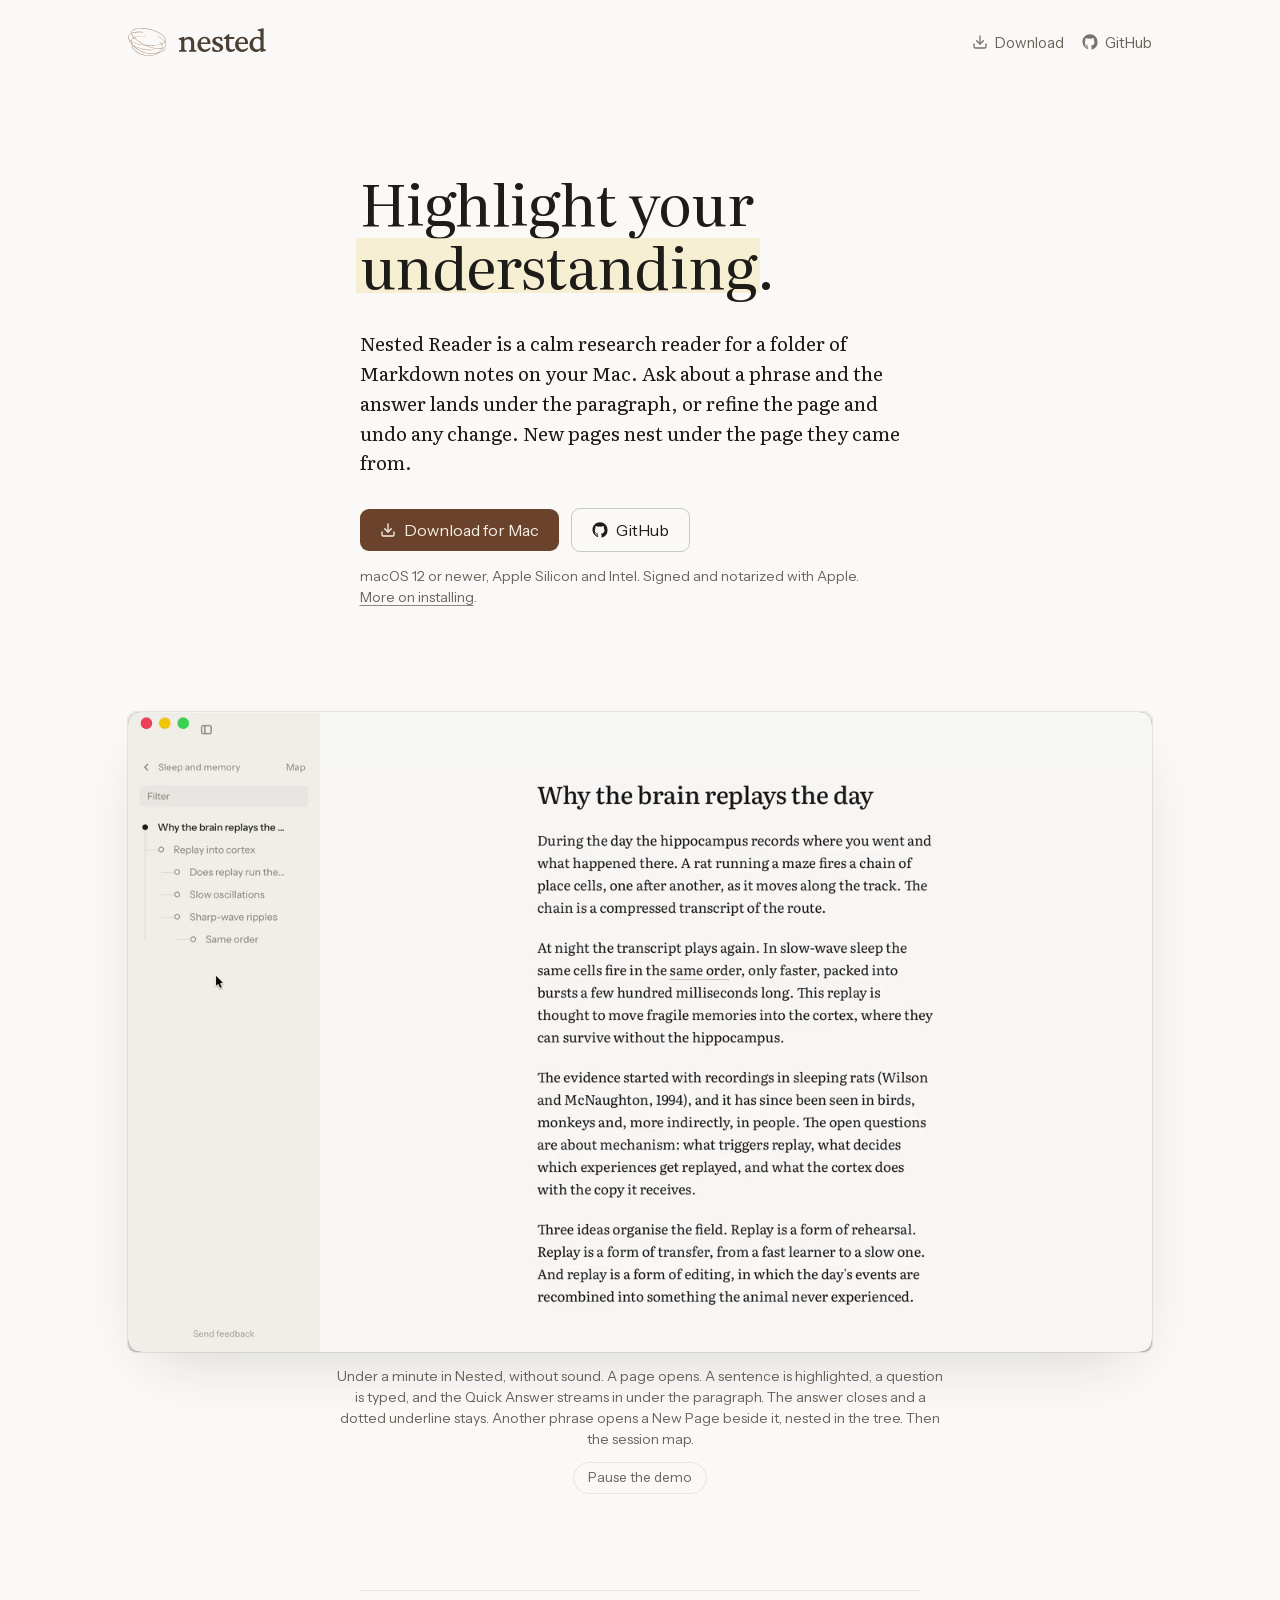
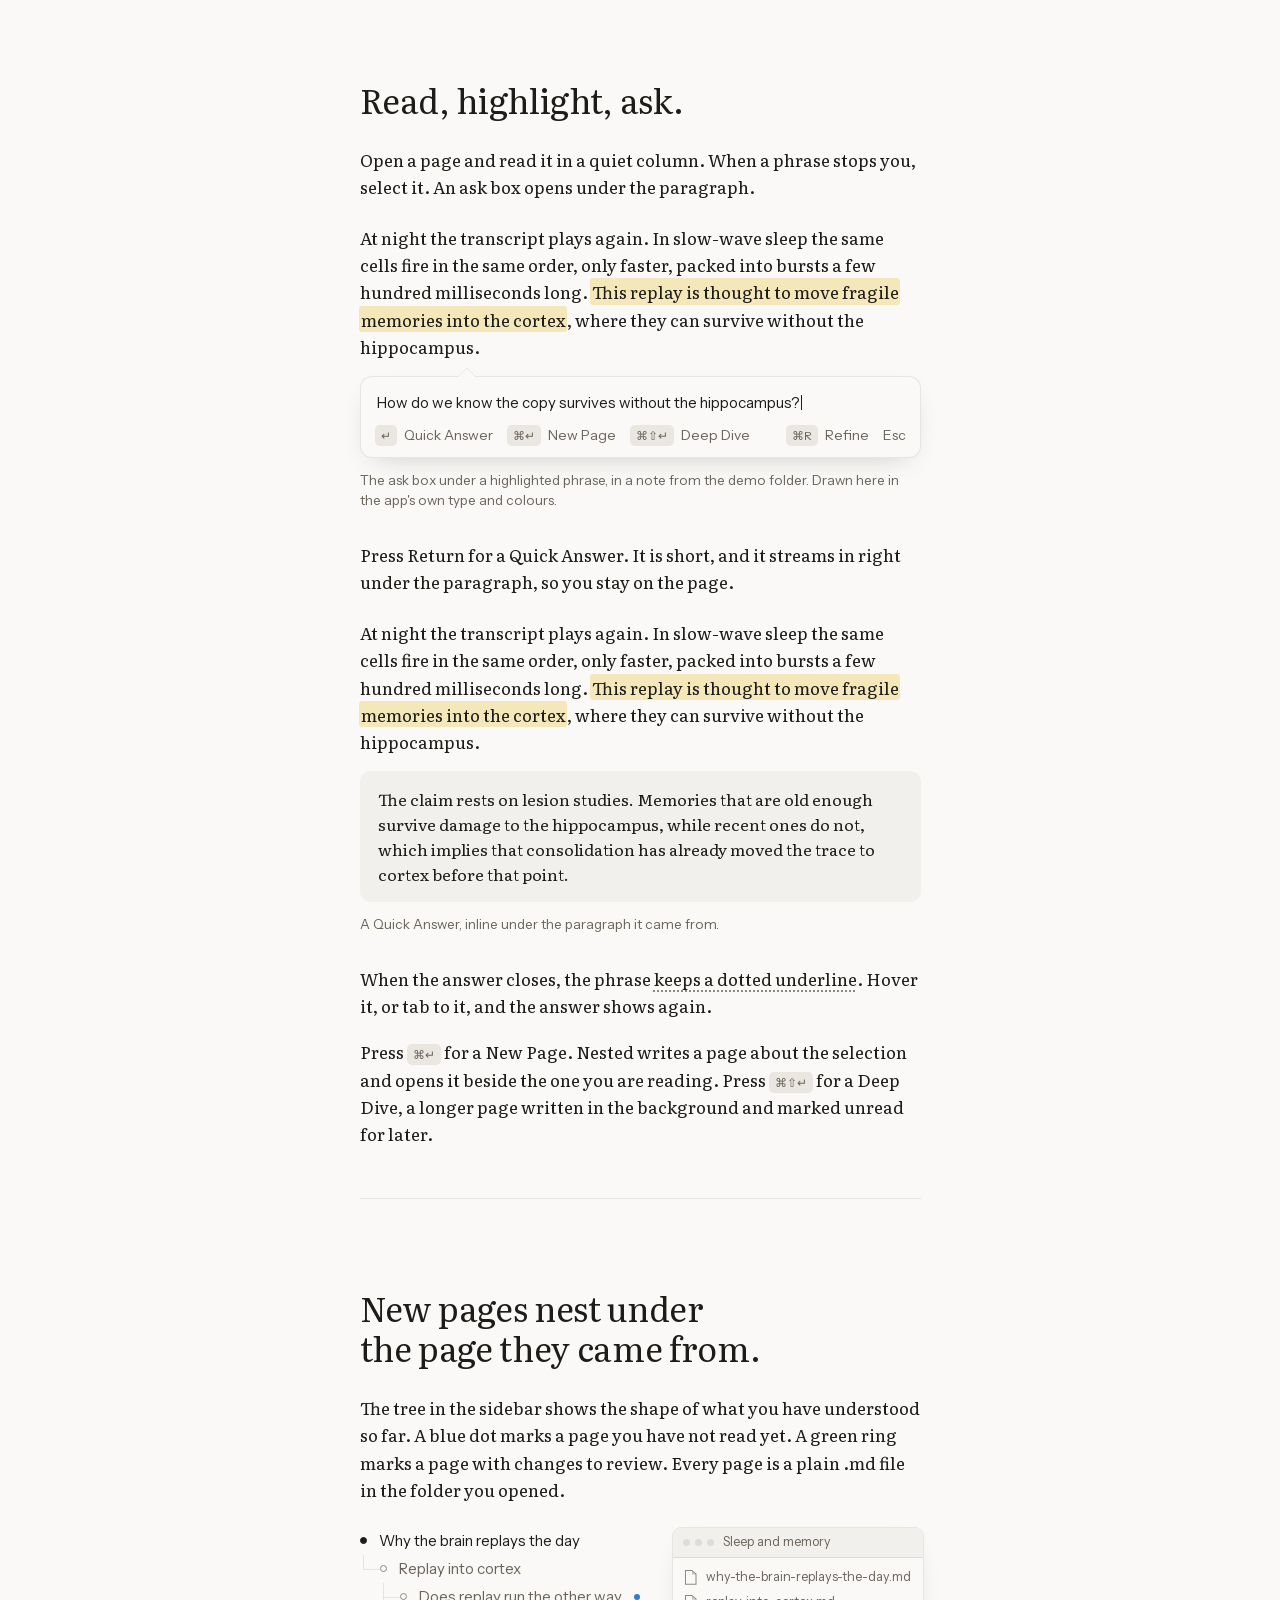
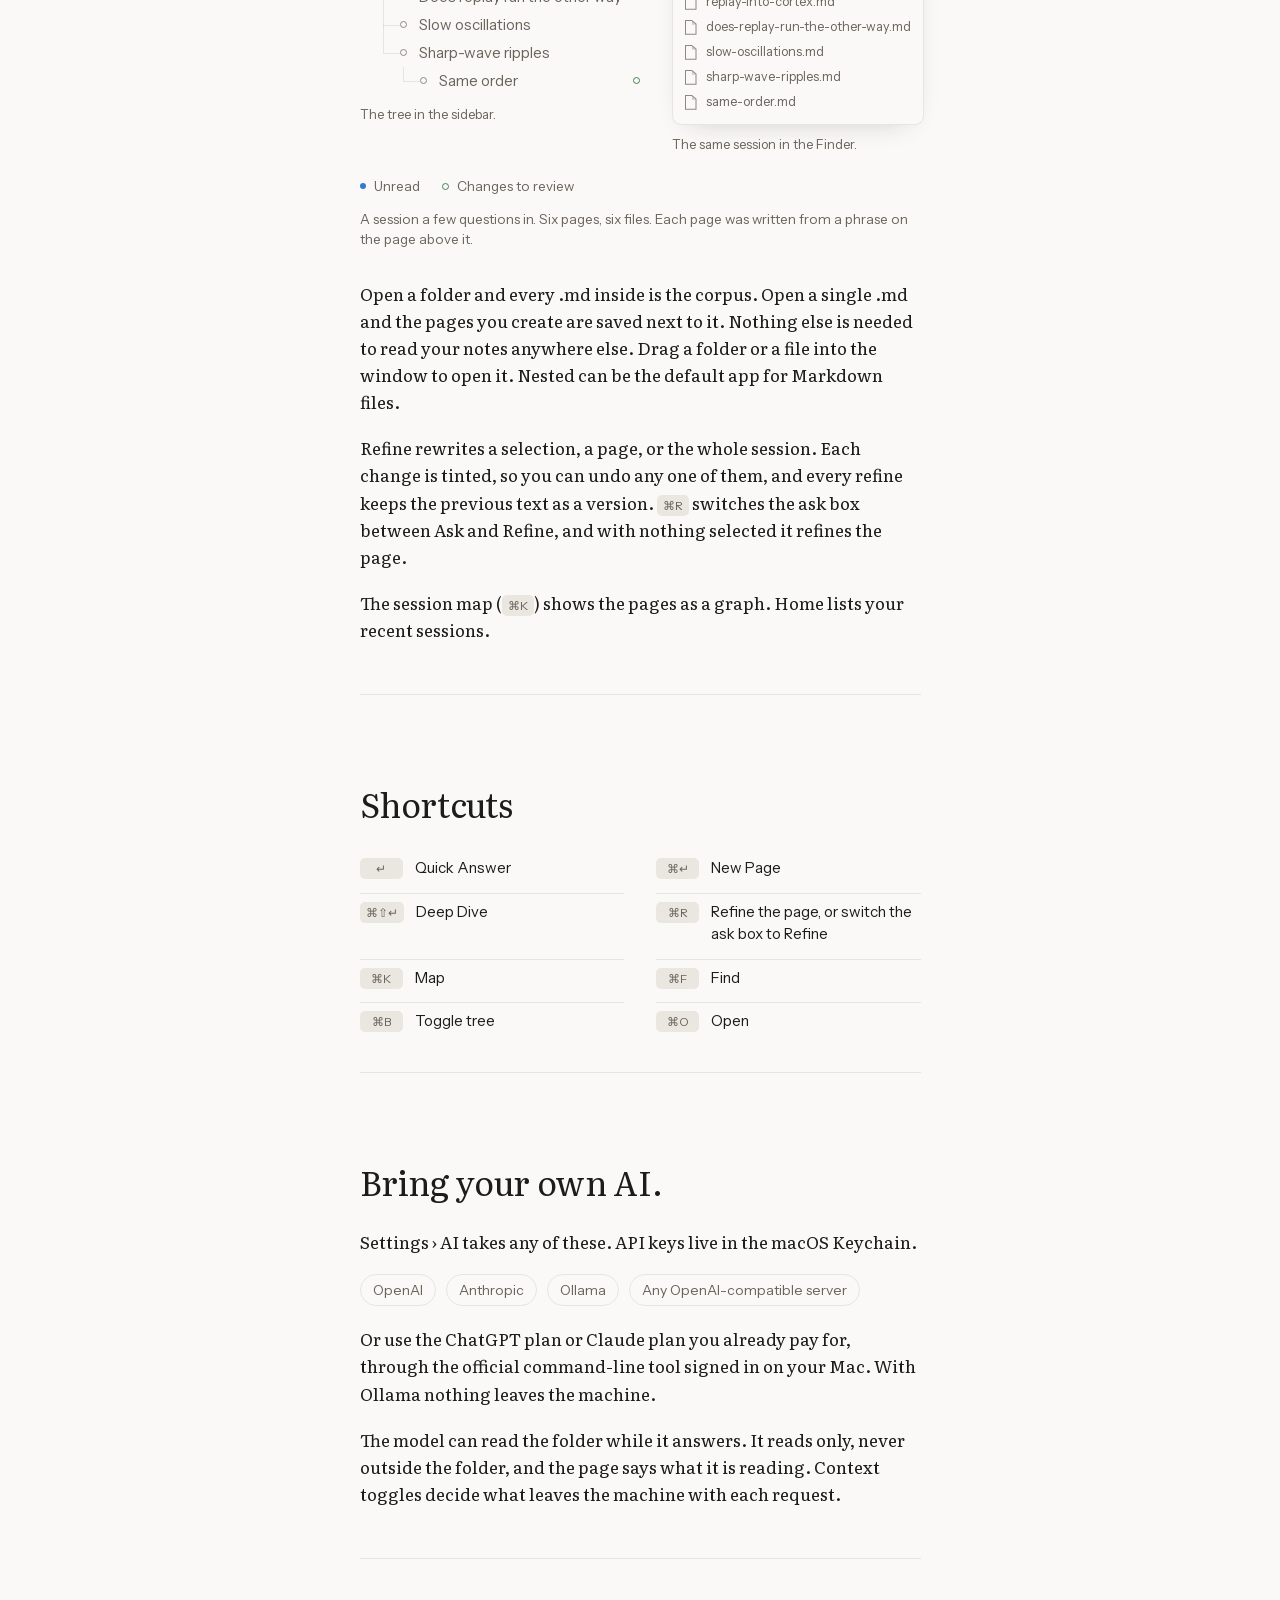
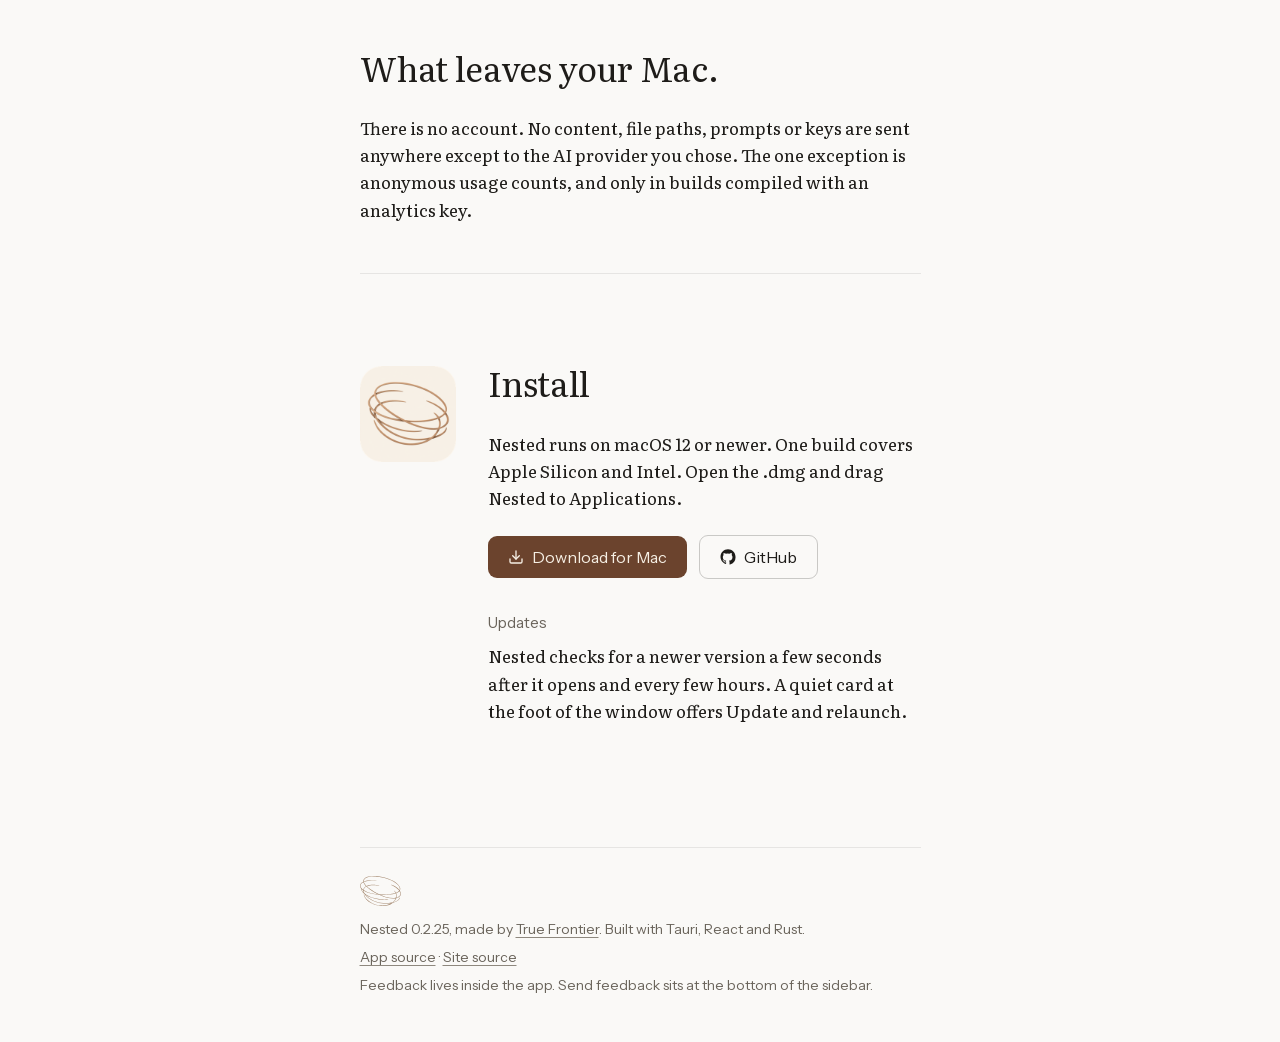
<file: index.html>
<!DOCTYPE html>
<html lang="en">
<head>
<meta charset="utf-8">
<meta name="viewport" content="width=device-width, initial-scale=1">
<title>Nested Reader — AI research reader for Markdown on Mac</title>
<meta name="description" content="Nested Reader is a calm research reader for a folder of Markdown notes on your Mac. Highlight a phrase, ask inline, and nest new pages under the page they came from. Bring your own AI. Made by True Frontier.">
<meta property="og:title" content="Nested Reader — AI research reader for Markdown on Mac">
<meta property="og:description" content="Highlight your understanding. Nested Reader: ask about any phrase in your Markdown notes; answers land under the paragraph. macOS. BYO AI. By True Frontier.">
<meta property="og:image" content="https://nestedreader.app/assets/og.png">
<meta property="og:image:width" content="1200">
<meta property="og:image:height" content="630">
<meta property="og:type" content="website">
<meta property="og:url" content="https://nestedreader.app/">
<meta property="og:site_name" content="Nested Reader">
<meta name="twitter:card" content="summary_large_image">
<meta name="twitter:title" content="Nested Reader — AI research reader for Markdown on Mac">
<meta name="twitter:description" content="Calm Mac research reader for Markdown folders. Highlight, ask inline, nest new pages. Bring your own AI.">
<meta name="theme-color" content="#faf9f7" media="(prefers-color-scheme: light)">
<meta name="theme-color" content="#171614" media="(prefers-color-scheme: dark)">
<link rel="canonical" href="https://nestedreader.app/">
<link rel="icon" href="assets/icon/favicon.svg" type="image/svg+xml">
<link rel="icon" href="assets/icon/favicon-32.png" type="image/png" sizes="32x32">
<link rel="icon" href="assets/icon/favicon-16.png" type="image/png" sizes="16x16">
<link rel="icon" href="assets/icon/favicon-64.png" type="image/png" sizes="64x64">
<link rel="apple-touch-icon" href="assets/icon/apple-touch-icon.png">
<link rel="preload" href="assets/fonts/Literata-400-normal-latin.woff2" as="font" type="font/woff2" crossorigin>
<link rel="preload" href="assets/fonts/InstrumentSans-400-normal-latin.woff2" as="font" type="font/woff2" crossorigin>
<link rel="stylesheet" href="styles.css">

<script type="application/ld+json">
{
  "@context": "https://schema.org",
  "@graph": [
    {
      "@type": "WebSite",
      "name": "Nested Reader",
      "alternateName": ["Nested", "nestedreader.app"],
      "url": "https://nestedreader.app/",
      "description": "Calm AI research reader for a folder of Markdown notes on Mac."
    },
    {
      "@type": "SoftwareApplication",
      "name": "Nested Reader",
      "alternateName": "Nested",
      "applicationCategory": "ProductivityApplication",
      "operatingSystem": "macOS 12 or later",
      "url": "https://nestedreader.app/",
      "downloadUrl": "https://nested-feedback.fly.dev/updates/dmg",
      "description": "Research reader for Markdown note folders: highlight a phrase, get an inline Quick Answer, or nest New Page and Deep Dive notes. Bring your own OpenAI, Anthropic, Ollama, or OpenAI-compatible model. No account.",
      "author": { "@type": "Organization", "name": "True Frontier", "url": "https://truefrontierapps.com" },
      "offers": {
        "@type": "Offer",
        "price": "0",
        "priceCurrency": "USD",
        "description": "Free macOS download; bring your own AI API keys or local Ollama"
      }
    },
    {
      "@type": "Organization",
      "name": "True Frontier",
      "url": "https://truefrontierapps.com"
    }
  ]
}
</script>
<script src="https://cdn.usefathom.com/script.js" data-site="THYXNHLS" data-spa="auto" defer></script>
</head>
<body>
<a class="skip" href="#main">Skip to content</a>

<header class="top wide">
  <a class="logo" href="./" aria-label="Nested">
    <img class="logo-img" src="assets/brand/nested-logo.svg" width="180" height="36" alt="Nested"/>
  </a>
  <nav class="nav-actions" aria-label="Primary">
    <a class="quiet" href="#install" onclick="window.fathom&&fathom.trackEvent('download_click')"><svg class="ico" width="16" height="16" viewBox="0 0 24 24" fill="none" stroke="currentColor" stroke-width="2" stroke-linecap="round" stroke-linejoin="round" aria-hidden="true"><path d="M21 15v4a2 2 0 0 1-2 2H5a2 2 0 0 1-2-2v-4"/><polyline points="7 10 12 15 17 10"/><line x1="12" x2="12" y1="15" y2="3"/></svg><span>Download</span></a>
    <a class="quiet" href="https://github.com/truefrontier/nested-reader" target="_blank" rel="noopener" onclick="window.fathom&&fathom.trackEvent('github_click')"><svg class="ico" width="16" height="16" viewBox="0 0 24 24" fill="currentColor" aria-hidden="true"><path d="M12 .5C5.73.5.75 5.48.75 11.75c0 4.96 3.22 9.16 7.69 10.64.56.1.77-.24.77-.54v-1.91c-3.13.68-3.79-1.51-3.79-1.51-.51-1.3-1.25-1.65-1.25-1.65-1.02-.7.08-.68.08-.68 1.13.08 1.72 1.16 1.72 1.16 1 .1.71 2.63 2.71 1.87.08-.72.39-1.21.71-1.49-2.5-.28-5.13-1.25-5.13-5.56 0-1.23.44-2.23 1.16-3.02-.12-.28-.5-1.42.11-2.96 0 0 .95-.3 3.11 1.15a10.8 10.8 0 0 1 5.66 0c2.16-1.45 3.11-1.15 3.11-1.15.61 1.54.23 2.68.11 2.96.72.79 1.16 1.79 1.16 3.02 0 4.32-2.64 5.27-5.15 5.55.4.35.76 1.03.76 2.08v3.08c0 .3.2.65.77.54A11.01 11.01 0 0 0 23.25 11.75C23.25 5.48 18.27.5 12 .5Z"/></svg><span>GitHub</span></a>
  </nav>
</header>

<main id="main">

<section class="hero col">
  <h1>Highlight your <mark>understanding</mark>.</h1>
  <p class="lede">Nested Reader is a calm research reader for a folder of Markdown notes on your Mac. Ask about a phrase and the answer lands under the paragraph, or refine the page and undo any change. New pages nest under the page they came from.</p>
  <div class="get">
    <a class="btn" href="https://nested-feedback.fly.dev/updates/dmg" onclick="window.fathom&&fathom.trackEvent('download_click')"><svg class="ico" width="16" height="16" viewBox="0 0 24 24" fill="none" stroke="currentColor" stroke-width="2" stroke-linecap="round" stroke-linejoin="round" aria-hidden="true"><path d="M21 15v4a2 2 0 0 1-2 2H5a2 2 0 0 1-2-2v-4"/><polyline points="7 10 12 15 17 10"/><line x1="12" x2="12" y1="15" y2="3"/></svg><span>Download for Mac</span></a>
    <a class="btn ghost" href="https://github.com/truefrontier/nested-reader" target="_blank" rel="noopener" onclick="window.fathom&&fathom.trackEvent('github_click')"><svg class="ico" width="16" height="16" viewBox="0 0 24 24" fill="currentColor" aria-hidden="true"><path d="M12 .5C5.73.5.75 5.48.75 11.75c0 4.96 3.22 9.16 7.69 10.64.56.1.77-.24.77-.54v-1.91c-3.13.68-3.79-1.51-3.79-1.51-.51-1.3-1.25-1.65-1.25-1.65-1.02-.7.08-.68.08-.68 1.13.08 1.72 1.16 1.72 1.16 1 .1.71 2.63 2.71 1.87.08-.72.39-1.21.71-1.49-2.5-.28-5.13-1.25-5.13-5.56 0-1.23.44-2.23 1.16-3.02-.12-.28-.5-1.42.11-2.96 0 0 .95-.3 3.11 1.15a10.8 10.8 0 0 1 5.66 0c2.16-1.45 3.11-1.15 3.11-1.15.61 1.54.23 2.68.11 2.96.72.79 1.16 1.79 1.16 3.02 0 4.32-2.64 5.27-5.15 5.55.4.35.76 1.03.76 2.08v3.08c0 .3.2.65.77.54A11.01 11.01 0 0 0 23.25 11.75C23.25 5.48 18.27.5 12 .5Z"/></svg><span>GitHub</span></a>
  </div>
  <p class="note">macOS 12 or newer, Apple Silicon and Intel. Signed and notarized with Apple. <a href="#install">More on installing</a>.</p>
</section>

<figure class="demo wide">
  <div class="frame">
    <video width="1280" height="800" autoplay muted loop playsinline preload="metadata" poster="demo/poster-light.jpg" aria-describedby="demo-caption">
      <source src="demo/demo-light.webm" type="video/webm">
      <source src="demo/demo-light.mp4" type="video/mp4">
      <img src="demo/poster-light.jpg" width="1280" height="800" alt="The Nested window. A tree of pages in the sidebar on the left, and on the right the page Why the brain replays the day, set in a single reading column.">
    </video>
    <script src="script.js" defer></script>
  </div>
  <figcaption id="demo-caption">Under a minute in Nested, without sound. A page opens. A sentence is highlighted, a question is typed, and the Quick Answer streams in under the paragraph. The answer closes and a dotted underline stays. Another phrase opens a New Page beside it, nested in the tree. Then the session map.</figcaption>
</figure>

<section class="sec col" id="loop">
  <h2>Read, highlight, ask.</h2>
  <p>Open a page and read it in a quiet column. When a phrase stops you, select it. An ask box opens under the paragraph.</p>

  <figure class="ill">
    <div class="page">
      <p>At night the transcript plays again. In slow-wave sleep the same cells fire in the same order, only faster, packed into bursts a few hundred milliseconds long. <mark>This replay is thought to move fragile memories into the cortex</mark>, where they can survive without the hippocampus.</p>
      <div class="askbox">
        <div class="q">How do we know the copy survives without the hippocampus?</div>
        <div class="keys">
          <span><kbd>↵</kbd> Quick Answer</span>
          <span><kbd>⌘↵</kbd> New Page</span>
          <span><kbd>⌘⇧↵</kbd> Deep Dive</span>
          <span class="push"><kbd>⌘R</kbd> Refine</span>
          <span>Esc</span>
        </div>
      </div>
    </div>
    <figcaption>The ask box under a highlighted phrase, in a note from the demo folder. Drawn here in the app's own type and colours.</figcaption>
  </figure>

  <p>Press Return for a Quick Answer. It is short, and it streams in right under the paragraph, so you stay on the page.</p>

  <figure class="ill">
    <div class="page">
      <p>At night the transcript plays again. In slow-wave sleep the same cells fire in the same order, only faster, packed into bursts a few hundred milliseconds long. <mark>This replay is thought to move fragile memories into the cortex</mark>, where they can survive without the hippocampus.</p>
      <div class="answer">
        <p>The claim rests on lesion studies. Memories that are old enough survive damage to the hippocampus, while recent ones do not, which implies that consolidation has already moved the trace to cortex before that point.</p>
      </div>
    </div>
    <figcaption>A Quick Answer, inline under the paragraph it came from.</figcaption>
  </figure>

  <p class="hasPeek">When the answer closes, the phrase <span class="asked" tabindex="0" aria-describedby="peek-1">keeps a dotted underline</span><span class="peek" id="peek-1" role="note">Hovering the phrase shows its answer again, like this.</span>. Hover it, or tab to it, and the answer shows again.</p>

  <p>Press <kbd>⌘↵</kbd> for a New Page. Nested writes a page about the selection and opens it beside the one you are reading. Press <kbd>⌘⇧↵</kbd> for a Deep Dive, a longer page written in the background and marked unread for later.</p>
</section>

<section class="sec col" id="nest">
  <h2>New pages nest under the page they came from.</h2>
  <p>The tree in the sidebar shows the shape of what you have understood so far. A blue dot marks a page you have not read yet. A green ring marks a page with changes to review. Every page is a plain .md file in the folder you opened.</p>

  <figure class="ill">
    <div class="pair">
      <div class="half">
        <ul class="tree" aria-label="The tree of pages in the sidebar">
          <li><span class="row current"><span class="dot current" aria-hidden="true"></span><span class="label">Why the brain replays the day</span></span>
            <ul>
              <li><span class="row"><span class="dot" aria-hidden="true"></span><span class="label">Replay into cortex</span></span>
                <ul>
                  <li><span class="row"><span class="dot" aria-hidden="true"></span><span class="label">Does replay run the other way</span><span class="marks"><span class="udot" aria-hidden="true"></span><span class="sr"> (unread)</span></span></span></li>
                  <li><span class="row"><span class="dot" aria-hidden="true"></span><span class="label">Slow oscillations</span></span></li>
                  <li><span class="row"><span class="dot" aria-hidden="true"></span><span class="label">Sharp-wave ripples</span></span>
                    <ul>
                      <li><span class="row"><span class="dot" aria-hidden="true"></span><span class="label">Same order</span><span class="marks"><span class="cdot" aria-hidden="true"></span><span class="sr"> (changes to review)</span></span></span></li>
                    </ul>
                  </li>
                </ul>
              </li>
            </ul>
          </li>
        </ul>
        <p class="half-cap">The tree in the sidebar.</p>
      </div>
      <div class="half">
        <div class="finder">
          <div class="bar">
            <span class="lights" aria-hidden="true"><i></i><i></i><i></i></span>
            <span class="title">Sleep and memory</span>
          </div>
          <ul>
          <li><span class="doc" aria-hidden="true"></span><span class="nm">why-the-brain-replays-the-day.md</span></li>
          <li><span class="doc" aria-hidden="true"></span><span class="nm">replay-into-cortex.md</span></li>
          <li><span class="doc" aria-hidden="true"></span><span class="nm">does-replay-run-the-other-way.md</span></li>
          <li><span class="doc" aria-hidden="true"></span><span class="nm">slow-oscillations.md</span></li>
          <li><span class="doc" aria-hidden="true"></span><span class="nm">sharp-wave-ripples.md</span></li>
          <li><span class="doc" aria-hidden="true"></span><span class="nm">same-order.md</span></li>
          </ul>
        </div>
        <p class="half-cap">The same session in the Finder.</p>
      </div>
      <div class="legend" aria-hidden="true">
        <span><span class="udot"></span>Unread</span>
        <span><span class="cdot"></span>Changes to review</span>
      </div>
    </div>
    <figcaption>A session a few questions in. Six pages, six files. Each page was written from a phrase on the page above it.</figcaption>
  </figure>

  <p>Open a folder and every .md inside is the corpus. Open a single .md and the pages you create are saved next to it. Nothing else is needed to read your notes anywhere else. Drag a folder or a file into the window to open it. Nested can be the default app for Markdown files.</p>
  <p>Refine rewrites a selection, a page, or the whole session. Each change is tinted, so you can undo any one of them, and every refine keeps the previous text as a version. <kbd>⌘R</kbd> switches the ask box between Ask and Refine, and with nothing selected it refines the page.</p>
  <p>The session map (<kbd>⌘K</kbd>) shows the pages as a graph. Home lists your recent sessions.</p>
</section>

<section class="sec col" id="shortcuts">
  <h2>Shortcuts</h2>
  <ul class="keys-list">
    <li><kbd>↵</kbd> Quick Answer</li>
    <li><kbd>⌘↵</kbd> New Page</li>
    <li><kbd>⌘⇧↵</kbd> Deep Dive</li>
    <li><kbd>⌘R</kbd> Refine the page, or switch the ask box to Refine</li>
    <li><kbd>⌘K</kbd> Map</li>
    <li><kbd>⌘F</kbd> Find</li>
    <li><kbd>⌘B</kbd> Toggle tree</li>
    <li><kbd>⌘O</kbd> Open</li>
  </ul>
</section>

<section class="sec col" id="ai">
  <h2>Bring your own AI.</h2>
  <p>Settings › AI takes any of these. API keys live in the macOS Keychain.</p>
  <ul class="providers">
    <li>OpenAI</li>
    <li>Anthropic</li>
    <li>Ollama</li>
    <li>Any OpenAI-compatible server</li>
  </ul>
  <p>Or use the ChatGPT plan or Claude plan you already pay for, through the official command-line tool signed in on your Mac. With Ollama nothing leaves the machine.</p>
  <p>The model can read the folder while it answers. It reads only, never outside the folder, and the page says what it is reading. Context toggles decide what leaves the machine with each request.</p>
</section>

<section class="sec col" id="privacy">
  <h2>What leaves your Mac.</h2>
  <p>There is no account. No content, file paths, prompts or keys are sent anywhere except to the AI provider you chose. The one exception is anonymous usage counts, and only in builds compiled with an analytics key.</p>
</section>

<section class="sec col" id="install">
  <div class="install">
    <img class="icon" src="assets/icon/icon-256-squircle.png" width="96" height="96" alt="The Nested app icon: a nest of woven copper strands on a cream rounded square.">
    <div>
      <h2>Install</h2>
      <p>Nested runs on macOS 12 or newer. One build covers Apple Silicon and Intel. Open the .dmg and drag Nested to Applications.</p>
      <div class="get">
        <a class="btn" href="https://nested-feedback.fly.dev/updates/dmg" onclick="window.fathom&&fathom.trackEvent('download_click')"><svg class="ico" width="16" height="16" viewBox="0 0 24 24" fill="none" stroke="currentColor" stroke-width="2" stroke-linecap="round" stroke-linejoin="round" aria-hidden="true"><path d="M21 15v4a2 2 0 0 1-2 2H5a2 2 0 0 1-2-2v-4"/><polyline points="7 10 12 15 17 10"/><line x1="12" x2="12" y1="15" y2="3"/></svg><span>Download for Mac</span></a>
        <a class="btn ghost" href="https://github.com/truefrontier/nested-reader" target="_blank" rel="noopener" onclick="window.fathom&&fathom.trackEvent('github_click')"><svg class="ico" width="16" height="16" viewBox="0 0 24 24" fill="currentColor" aria-hidden="true"><path d="M12 .5C5.73.5.75 5.48.75 11.75c0 4.96 3.22 9.16 7.69 10.64.56.1.77-.24.77-.54v-1.91c-3.13.68-3.79-1.51-3.79-1.51-.51-1.3-1.25-1.65-1.25-1.65-1.02-.7.08-.68.08-.68 1.13.08 1.72 1.16 1.72 1.16 1 .1.71 2.63 2.71 1.87.08-.72.39-1.21.71-1.49-2.5-.28-5.13-1.25-5.13-5.56 0-1.23.44-2.23 1.16-3.02-.12-.28-.5-1.42.11-2.96 0 0 .95-.3 3.11 1.15a10.8 10.8 0 0 1 5.66 0c2.16-1.45 3.11-1.15 3.11-1.15.61 1.54.23 2.68.11 2.96.72.79 1.16 1.79 1.16 3.02 0 4.32-2.64 5.27-5.15 5.55.4.35.76 1.03.76 2.08v3.08c0 .3.2.65.77.54A11.01 11.01 0 0 0 23.25 11.75C23.25 5.48 18.27.5 12 .5Z"/></svg><span>GitHub</span></a>
      </div>
      <h3>Updates</h3>
      <p>Nested checks for a newer version a few seconds after it opens and every few hours. A quiet card at the foot of the window offers Update and relaunch.</p>
    </div>
  </div>
</section>

</main>

<footer class="foot col">
  <img class="mark" src="assets/brand/nested-logomark.svg" width="56" height="40" alt=""/>
  <p>Nested <span data-version>0.2.25</span>, made by <a href="https://truefrontierapps.com">True Frontier</a>. Built with Tauri, React and Rust.</p>
  <p><a href="https://github.com/truefrontier/nested-reader" target="_blank" rel="noopener">App source</a> · <a href="https://github.com/truefrontier/nestedreader.app" target="_blank" rel="noopener">Site source</a></p>
  <p>Feedback lives inside the app. Send feedback sits at the bottom of the sidebar.</p>
</footer>

</body>
</html>
</file>
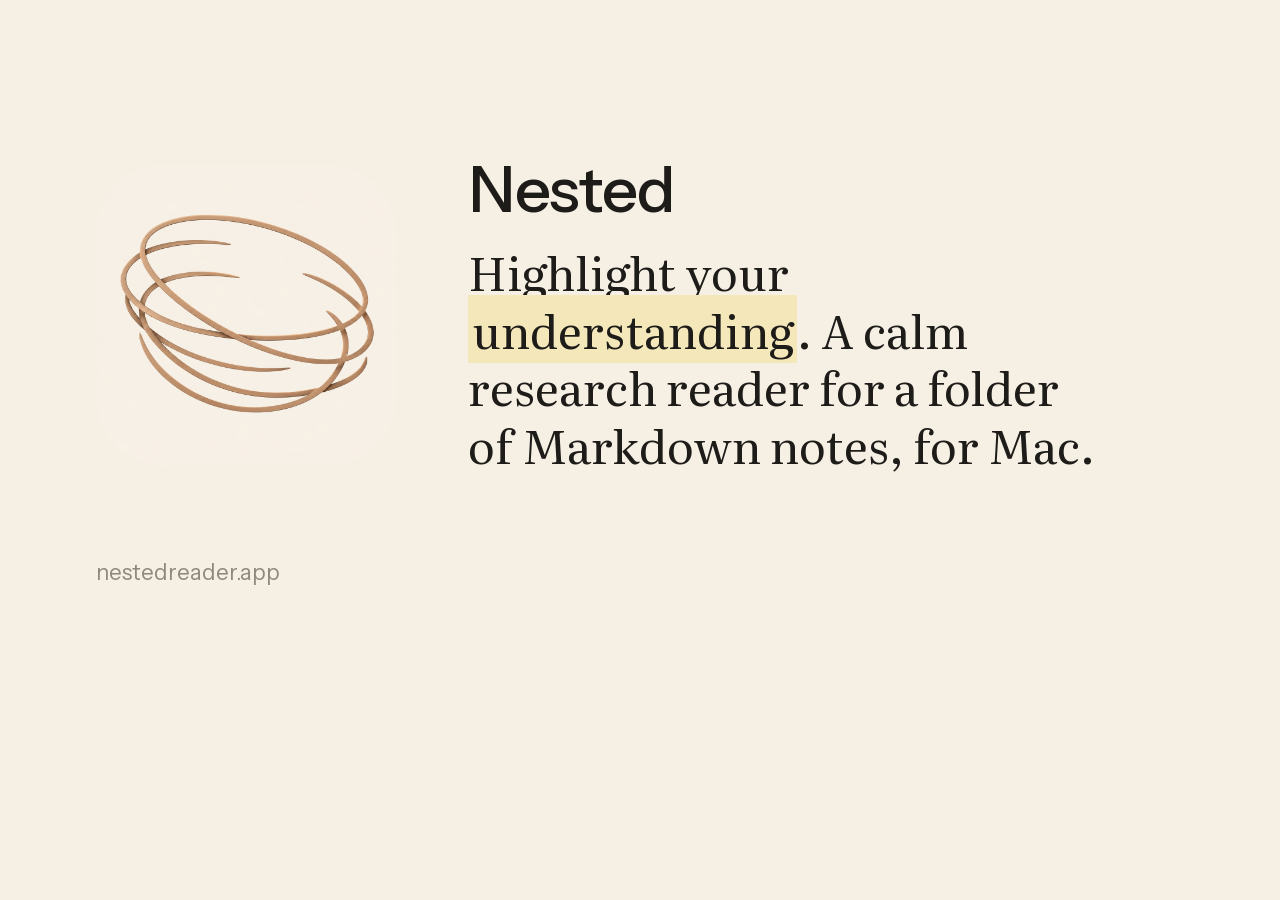
<file: design/og.html>
<!doctype html>
<html lang="en">
<head>
<meta charset="utf-8">
<title>Nested og image</title>
<style>
  @font-face { font-family: "Literata"; src: url("../assets/fonts/Literata-400-normal-latin.woff2") format("woff2"); font-weight: 400 500; }
  @font-face { font-family: "Instrument Sans"; src: url("../assets/fonts/InstrumentSans-400-normal-latin.woff2") format("woff2"); font-weight: 400 500; }
  html, body { margin: 0; }
  body { width: 1200px; height: 630px; background: #f6efe4; color: #1e1c19; font-family: "Instrument Sans", sans-serif; overflow: hidden; }
  .card { position: relative; width: 1200px; height: 630px; display: flex; align-items: center; gap: 72px; padding: 0 96px; box-sizing: border-box; }
  .icon { width: 300px; height: 300px; flex: none; }
  h1 { margin: 0 0 22px; font: 500 64px/1 "Instrument Sans", sans-serif; letter-spacing: -0.02em; }
  p { margin: 0; font: 400 46px/1.25 "Literata", serif; max-width: 640px; }
  mark { background: oklch(0.93 0.06 95); color: inherit; padding: 0 .08em; }
  .foot { position: absolute; left: 96px; bottom: 44px; font-size: 22px; color: #8e887e; }
</style>
</head>
<body>
<div class="card">
  <img class="icon" src="../assets/icon/icon-1024-squircle.png" alt="">
  <div>
    <h1>Nested</h1>
    <p>Highlight your <mark>understanding</mark>. A calm research reader for a folder of Markdown notes, for Mac.</p>
  </div>
  <div class="foot">nestedreader.app</div>
</div>
</body>
</html>
</file>
<file: styles.css>
@font-face {
  font-family: "Literata";
  font-style: normal;
  font-weight: 400;
  font-display: swap;
  src: url("assets/fonts/Literata-400-normal-latin.woff2") format("woff2");
  unicode-range: U+0000-00FF, U+0131, U+0152-0153, U+02BB-02BC, U+02C6, U+02DA, U+02DC, U+0304, U+0308, U+0329, U+2000-206F, U+2074, U+20AC, U+2122, U+2191, U+2193, U+2212, U+2215, U+FEFF, U+FFFD;
}
@font-face {
  font-family: "Literata";
  font-style: normal;
  font-weight: 400;
  font-display: swap;
  src: url("assets/fonts/Literata-400-normal-latin-ext.woff2") format("woff2");
  unicode-range: U+0100-02AF, U+0304, U+0308, U+0329, U+1E00-1E9F, U+1EF2-1EFF, U+2020, U+20A0-20AB, U+20AD-20CF, U+2113, U+2C60-2C7F, U+A720-A7FF;
}
@font-face {
  font-family: "Literata";
  font-style: italic;
  font-weight: 400;
  font-display: swap;
  src: url("assets/fonts/Literata-400-italic-latin.woff2") format("woff2");
  unicode-range: U+0000-00FF, U+0131, U+0152-0153, U+02BB-02BC, U+02C6, U+02DA, U+02DC, U+0304, U+0308, U+0329, U+2000-206F, U+2074, U+20AC, U+2122, U+2191, U+2193, U+2212, U+2215, U+FEFF, U+FFFD;
}
@font-face {
  font-family: "Literata";
  font-style: italic;
  font-weight: 400;
  font-display: swap;
  src: url("assets/fonts/Literata-400-italic-latin-ext.woff2") format("woff2");
  unicode-range: U+0100-02AF, U+0304, U+0308, U+0329, U+1E00-1E9F, U+1EF2-1EFF, U+2020, U+20A0-20AB, U+20AD-20CF, U+2113, U+2C60-2C7F, U+A720-A7FF;
}
@font-face {
  font-family: "Instrument Sans";
  font-style: normal;
  font-weight: 400;
  font-display: swap;
  src: url("assets/fonts/InstrumentSans-400-normal-latin.woff2") format("woff2");
  unicode-range: U+0000-00FF, U+0131, U+0152-0153, U+02BB-02BC, U+02C6, U+02DA, U+02DC, U+0304, U+0308, U+0329, U+2000-206F, U+2074, U+20AC, U+2122, U+2191, U+2193, U+2212, U+2215, U+FEFF, U+FFFD;
}
@font-face {
  font-family: "Instrument Sans";
  font-style: normal;
  font-weight: 400;
  font-display: swap;
  src: url("assets/fonts/InstrumentSans-400-normal-latin-ext.woff2") format("woff2");
  unicode-range: U+0100-02AF, U+0304, U+0308, U+0329, U+1E00-1E9F, U+1EF2-1EFF, U+2020, U+20A0-20AB, U+20AD-20CF, U+2113, U+2C60-2C7F, U+A720-A7FF;
}

:root {
  color-scheme: light dark;
  --bg: #faf9f7;
  --text: #1e1c19;
  --muted: #8e887e;
  --muted-aa: #6a645b;
  --hair: rgba(30, 28, 25, .09);
  --panel: #f2f0ec;
  --chip: #eae7e1;
  --accent: oklch(0.55 0.1 150);
  --mark: oklch(0.93 0.06 95);
  --mark-band: oklch(0.93 0.06 95 / .62);
  --unread: oklch(0.58 0.15 255);
  --copper: #a4886f;
  --copper-ink: #6b432d;
  --button: #6b432d;
  --button-text: #f6efe4;
  --shadow: 0 24px 60px -24px rgba(30, 28, 25, .18);
  --serif: "Literata", Georgia, "Times New Roman", serif;
  --sans: "Instrument Sans", -apple-system, BlinkMacSystemFont, "Helvetica Neue", Arial, sans-serif;
  --measure: calc(33 * 17px);   /* the app's reading measure, fixed so smaller type keeps the same width */
  --wide: 64rem;
}
@media (prefers-color-scheme: dark) {
  :root {
    --bg: #171614;
    --text: #e8e4dd;
    --muted: #7f7a71;
    --muted-aa: #a49e94;
    --hair: rgba(232, 228, 221, .12);
    --panel: #1e1d1a;
    --chip: rgba(232, 228, 221, .09);
    --accent: oklch(0.76 0.1 150);
    --mark: oklch(0.42 0.07 95);
    --mark-band: oklch(0.42 0.07 95 / .8);
    --unread: oklch(0.68 0.13 255);
    --copper-ink: #cfaf94;
    --button: #cfaf94;
    --button-text: #171614;
    --shadow: 0 24px 60px -24px rgba(0, 0, 0, .6);
  }
}

*, *::before, *::after { box-sizing: border-box; }
html {
  background: var(--bg);
  -webkit-text-size-adjust: 100%;
}
body {
  margin: 0;
  font: 400 17px/1.6 var(--serif);
  color: var(--text);
  background: var(--bg);
  font-synthesis: none;
  -webkit-font-smoothing: antialiased;
  text-rendering: optimizeLegibility;
  overflow-wrap: anywhere;
}
::selection { background: var(--mark); color: var(--text); }
a { color: inherit; text-decoration-thickness: 1px; text-underline-offset: .18em; text-decoration-color: var(--muted); }
a:hover { text-decoration-color: currentColor; }
:focus-visible { outline: 2px solid var(--copper-ink); outline-offset: 3px; border-radius: 2px; }
img, video, svg { display: block; max-width: 100%; height: auto; }
p { margin: 0 0 1.1em; }
h1, h2, h3 { font-weight: 400; margin: 0; }
mark {
  background: var(--mark);
  color: inherit;
  padding: .06em .1em .02em;
  margin: 0 -.04em;
  border-radius: 3px;
  box-decoration-break: clone;
  -webkit-box-decoration-break: clone;
}
kbd {
  font: 400 12px/1 var(--sans);
  display: inline-block;
  padding: 5px 6px 4px;
  border-radius: 5px;
  background: var(--chip);
  color: var(--muted-aa);
  white-space: nowrap;
}
.sr {
  position: absolute; width: 1px; height: 1px; overflow: hidden;
  clip: rect(0 0 0 0); clip-path: inset(50%); white-space: nowrap;
}
/* The nest, defined once for the header and the footer. Hidden without clip-path or
   display: none, either of which can stop a <use> instance drawing. */
.sprite { position: absolute; width: 0; height: 0; overflow: hidden; }
.skip {
  position: absolute; left: 16px; top: -100px;
  font: 400 14px/1 var(--sans);
  background: var(--bg); padding: 10px 12px; border: 1px solid var(--hair); border-radius: 6px;
}
.skip:focus { top: 16px; z-index: 10; }

.wide { width: min(100% - 32px, var(--wide)); margin-inline: auto; }
.col { width: min(100% - 32px, var(--measure)); margin-inline: auto; }

.top {
  display: flex; align-items: center; justify-content: space-between; gap: 16px;
  padding: 26px 0 0;
  font: 400 15px/1 var(--sans);
}
.logo { display: inline-flex; align-items: center; text-decoration: none; }
.logo .logo-img { display: block; height: 28px; width: auto; }
.nav-actions { display: inline-flex; align-items: center; gap: 18px; }
.top a.quiet {
  display: inline-flex; align-items: center; gap: 7px;
  color: var(--muted-aa); text-decoration: none; padding: 8px 0;
}
.top a.quiet:hover { color: var(--text); }
.top a.quiet .ico { flex: none; opacity: .9; }
.btn .ico { flex: none; }
.btn { gap: 8px; align-items: center; }

.hero { padding: clamp(56px, 10vw, 112px) 0 clamp(36px, 5vw, 56px); }
.hero h1 {
  font-size: clamp(2.4rem, 1.4rem + 4.2vw, 3.6rem);
  line-height: 1.1;
  letter-spacing: -.012em;
  max-width: 14ch;
  margin-bottom: .55em;
}
.hero h1 mark {
  /* A band that clears the descenders, drawn from .3em to 1.25em of the line and left see-through. */
  background: linear-gradient(to bottom, transparent .3em, var(--mark-band) .3em, var(--mark-band) 1.25em, transparent 1.25em);
  padding: 0 .06em; margin: 0 -.06em; border-radius: 0;
}
.lede { font-size: clamp(1.0625rem, 1rem + .35vw, 1.2rem); line-height: 1.55; margin-bottom: 1.6em; max-width: 30em; }
.get { display: flex; flex-wrap: wrap; gap: 0.75rem; align-items: center; margin-bottom: 14px; }
.btn {
  display: inline-flex;
  padding: 12px 20px; border-radius: 9px;
  background: var(--button); color: var(--button-text);
  font: 400 16px/1.15 var(--sans);
  text-decoration: none;
}
.btn:hover { filter: brightness(1.07); }
.note { font: 400 14px/1.5 var(--sans); color: var(--muted-aa); margin: 0; max-width: 36em; }

.demo { margin: clamp(28px, 4vw, 48px) auto clamp(56px, 8vw, 96px); container-type: inline-size; }
.demo .frame {
  position: relative;
  aspect-ratio: 16 / 10;
  /* The window in the recording is 1280 points wide with 10-point corners, so the frame
     takes the same 10/1280 of its own width and the shadow follows the window's corner. */
  border-radius: 10px;
  border-radius: 0.78125cqi;
  overflow: hidden;
  background: var(--bg);
  box-shadow: 0 0 0 1px var(--hair), var(--shadow);
}
.demo video { width: 100%; height: 100%; object-fit: cover; }
.demo figcaption {
  font: 400 14px/1.5 var(--sans); color: var(--muted-aa);
  width: min(100%, 44em); margin: 14px auto 0; text-align: center;
}
.demo-ctl {
  display: block; margin: 12px auto 0;
  font: 400 13.5px/1 var(--sans); color: var(--muted-aa);
  background: none; border: 1px solid var(--hair); border-radius: 999px;
  padding: 8px 14px; cursor: pointer;
}
.demo-ctl:hover { color: var(--text); border-color: var(--muted); }

.sec { padding: clamp(48px, 7vw, 88px) 0 clamp(16px, 3vw, 32px); border-top: 1px solid var(--hair); }
.sec h2 { font-size: clamp(1.65rem, 1.2rem + 1.4vw, 2.1rem); line-height: 1.2; letter-spacing: -.01em; margin-bottom: .8em; text-wrap: balance; }
.sec h3 { font: 400 15px/1.4 var(--sans); color: var(--muted-aa); margin: 2.2em 0 .6em; }

.ill { margin: 1.4em 0 1.8em; }
.ill figcaption { font: 400 13.5px/1.5 var(--sans); color: var(--muted-aa); margin-top: 12px; }
.page p { margin: 0; }

.askbox {
  position: relative;
  margin-top: 16px;
  padding: 13px 14px 11px;
  background: var(--bg);
  border: 1px solid var(--hair);
  border-radius: 12px;
  box-shadow: 0 10px 28px -14px rgba(30, 28, 25, .25);
  font: 400 15px/1.4 var(--sans);
}
@media (prefers-color-scheme: dark) { .askbox { background: var(--panel); box-shadow: none; } }
.askbox::before, .askbox::after {
  content: ""; position: absolute; left: 18%; width: 12px; height: 12px;
  background: inherit; transform: rotate(45deg);
}
.askbox::before { top: -7px; border-left: 1px solid var(--hair); border-top: 1px solid var(--hair); }
.askbox::after { top: -6px; border: 0; }
.askbox .q { position: relative; color: var(--text); padding: 2px 2px 0; }
.askbox .q::after { content: ""; display: inline-block; width: 1px; height: 1em; background: currentColor; vertical-align: -0.15em; margin-left: 1px; }
.keys { display: flex; flex-wrap: wrap; gap: 8px 14px; margin-top: 12px; color: var(--muted-aa); font-size: 14px; }
.keys span { display: inline-flex; align-items: center; gap: 7px; white-space: nowrap; }
.keys .push { margin-left: auto; }

.answer {
  margin-top: 16px;
  padding: 16px 18px;
  background: var(--panel);
  border-radius: 10px;
  font-size: 16px; line-height: 1.55;
}
.answer p:last-child { margin: 0; }

.asked {
  text-decoration: underline dotted var(--muted);
  text-decoration-thickness: 1.5px;
  text-underline-offset: 4px;
  cursor: default;
}
.asked:hover, .asked:focus { text-decoration-color: var(--text); }
.hasPeek { position: relative; }
.peek {
  position: absolute; left: 0; right: 0; top: calc(100% + 10px); z-index: 2;
  padding: 12px 14px;
  background: var(--panel);
  border: 1px solid var(--hair);
  border-radius: 10px;
  box-shadow: 0 10px 28px -14px rgba(30, 28, 25, .25);
  font-size: 15px; line-height: 1.5;
  visibility: hidden; opacity: 0;
  transition: opacity .15s ease, visibility 0s .15s;
}
.asked:hover + .peek:not(.dismissed), .asked:focus + .peek:not(.dismissed),
.hasPeek:focus-within .peek:not(.dismissed), .peek:hover:not(.dismissed) {
  visibility: visible; opacity: 1; transition-delay: 0s;
}

/* The sidebar tree as the app draws it: the connector on the left, the title filling the row,
   and the unread dot and the changes ring pushed to the right edge. */
.tree, .tree ul { list-style: none; margin: 0; padding: 0; font: 400 15px/1.5 var(--sans); }
.tree li { position: relative; }
.tree ul { margin-left: 3px; padding-left: 17px; }
.row { display: flex; align-items: center; gap: 12px; height: 28px; color: var(--muted-aa); }
.row.current { color: var(--text); }
/* The connector: a vertical run past every child, stopping at the last one's row, and a tick into each row. */
.tree ul > li::before {
  content: ""; position: absolute; left: -17px; top: 0; bottom: 0; width: 1px; background: var(--hair);
}
.tree ul > li:last-child::before { bottom: auto; height: 14px; }
.tree ul > li > .row::after {
  content: ""; position: absolute; left: -17px; top: 14px; width: 17px; height: 1px; background: var(--hair);
}
.dot {
  flex: none; width: 7px; height: 7px; border-radius: 50%;
  border: 1px solid var(--muted); background: var(--bg);
  position: relative; z-index: 1;
}
.dot.current { background: var(--text); border-color: var(--text); }
.label { flex: 1; min-width: 0; white-space: nowrap; overflow: hidden; text-overflow: ellipsis; }
.marks { margin-left: auto; display: inline-flex; align-items: center; gap: 5px; flex: none; }
.udot { flex: none; width: 6px; height: 6px; border-radius: 50%; background: var(--unread); }
.cdot { flex: none; width: 7px; height: 7px; border-radius: 50%; border: 1.5px solid var(--accent); background: transparent; }

.legend { display: flex; flex-wrap: wrap; gap: 8px 22px; margin-top: 14px; font: 400 13.5px/1.5 var(--sans); color: var(--muted-aa); }
.legend span { display: inline-flex; align-items: center; gap: 8px; }

.pair { display: grid; grid-template-columns: 1fr; gap: 22px 32px; align-items: start; }
@media (min-width: 640px) { .pair { grid-template-columns: 1fr 1fr; } }
.pair .legend { grid-column: 1 / -1; margin-top: 0; }
.half-cap { font: 400 13px/1.5 var(--sans); color: var(--muted-aa); margin: 10px 0 0; }

/* The same folder in the Finder: window chrome, then one row per file with a page glyph. */
.finder {
  background: var(--bg);
  border: 1px solid var(--hair);
  border-radius: 9px;
  overflow: hidden;
  box-shadow: 0 10px 28px -18px rgba(30, 28, 25, .3);
}
.finder .bar {
  display: flex; align-items: center; gap: 9px;
  height: 30px; padding: 0 10px;
  background: var(--panel);
  border-bottom: 1px solid var(--hair);
}
.finder .lights { display: inline-flex; gap: 5px; flex: none; }
.finder .lights i { width: 7px; height: 7px; border-radius: 50%; background: var(--hair); }
.finder .title { font: 400 12.5px/1 var(--sans); color: var(--muted-aa); }
.finder ul { list-style: none; margin: 0; padding: 7px 0 9px; }
.finder li {
  display: flex; align-items: center; gap: 9px;
  height: 25px; padding: 0 12px;
  font: 400 12.5px/1 var(--sans); color: var(--muted-aa);
}
.finder .nm { min-width: 0; white-space: nowrap; overflow: hidden; text-overflow: ellipsis; }
.finder .doc {
  position: relative; flex: none;
  width: 12px; height: 15px;
  background: var(--muted);
  clip-path: polygon(0 0, 60% 0, 100% 27%, 100% 100%, 0 100%);
}
.finder .doc::before {
  content: ""; position: absolute; inset: 1px;
  background: var(--bg);
  clip-path: polygon(0 0, 58% 0, 100% 27%, 100% 100%, 0 100%);
}
.finder .doc::after {
  content: ""; position: absolute; top: 1px; left: 60%; right: 1px; height: 27%;
  background: var(--muted); opacity: .4;
  clip-path: polygon(0 0, 100% 100%, 0 100%);
}
@media (prefers-color-scheme: dark) {
  .finder { background: var(--panel); box-shadow: none; }
  .finder .bar { background: rgba(232, 228, 221, .05); }
  .finder .doc::before { background: var(--panel); }
}

.keys-list { display: grid; grid-template-columns: 1fr; gap: 6px 32px; margin: 0; padding: 0; list-style: none; font: 400 15px/1.5 var(--sans); }
.keys-list li { display: flex; align-items: baseline; gap: 12px; padding: 7px 0; border-top: 1px solid var(--hair); }
.keys-list li:first-child { border-top: 0; }
.keys-list kbd { min-width: 3.6em; text-align: center; }
@media (min-width: 560px) {
  .keys-list { grid-template-columns: 1fr 1fr; }
  .keys-list li:nth-child(2) { border-top: 0; }
}

.providers { display: flex; flex-wrap: wrap; gap: 8px 10px; list-style: none; margin: 0 0 1.4em; padding: 0; font: 400 14px/1 var(--sans); }
.providers li { padding: 8px 12px; border: 1px solid var(--hair); border-radius: 999px; color: var(--muted-aa); }

.install { display: grid; grid-template-columns: 1fr; gap: 24px; align-items: start; }
.install .icon { width: 96px; height: 96px; }
@media (min-width: 640px) {
  .install { grid-template-columns: 96px 1fr; gap: 32px; }
  .install .icon { margin-top: 4px; }
}
.install .get { margin: 1.4em 0; }

.foot {
  margin-top: clamp(40px, 6vw, 72px);
  padding: 28px 0 40px;
  border-top: 1px solid var(--hair);
  font: 400 14px/1.6 var(--sans);
  color: var(--muted-aa);
}
.foot p { margin: 0 0 .4em; }
.foot .mark { width: auto; height: 30px; color: var(--copper); margin-bottom: 12px; }

@media (prefers-reduced-motion: reduce) {
  .peek { transition: none; }
  .btn:hover { filter: none; }
}

.btn.ghost {
  background: transparent;
  color: inherit;
  border: 1px solid color-mix(in srgb, currentColor 22%, transparent);
}
.btn.ghost:hover {
  border-color: color-mix(in srgb, currentColor 40%, transparent);
}
</file>
